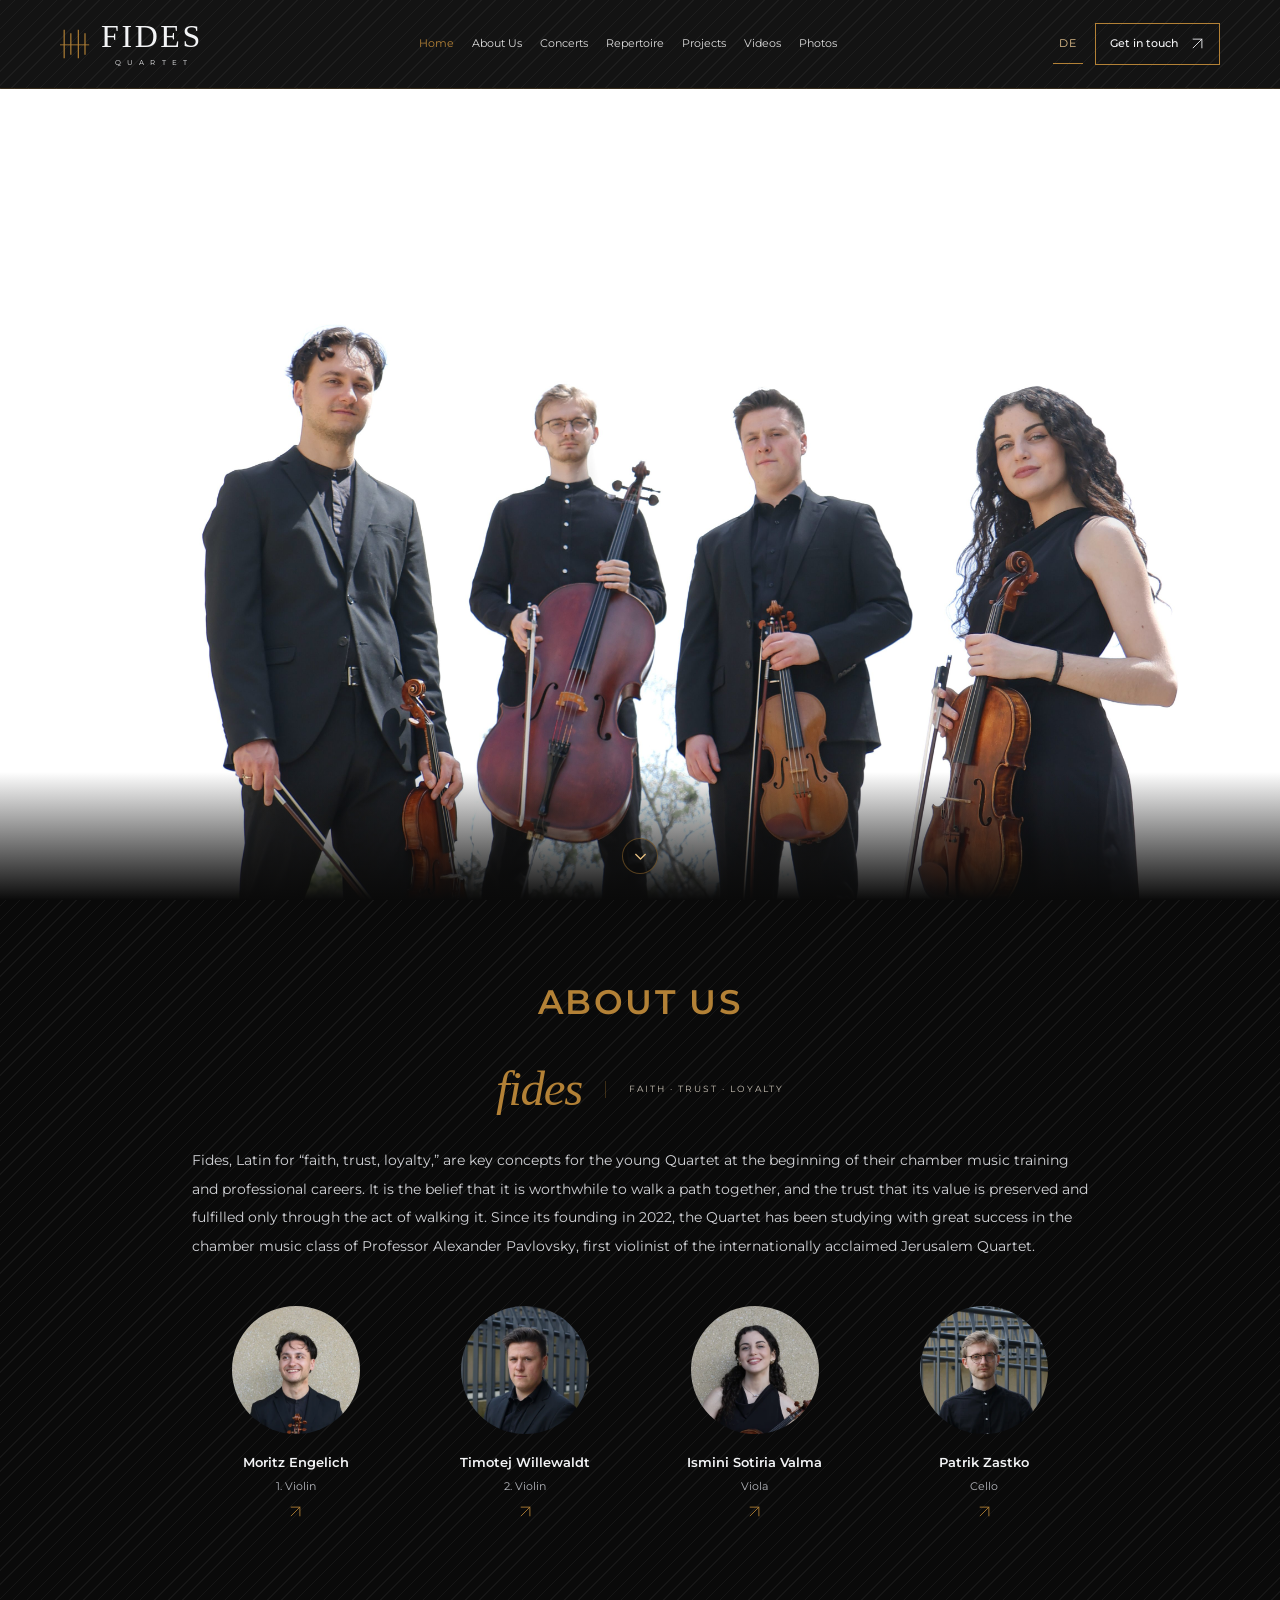
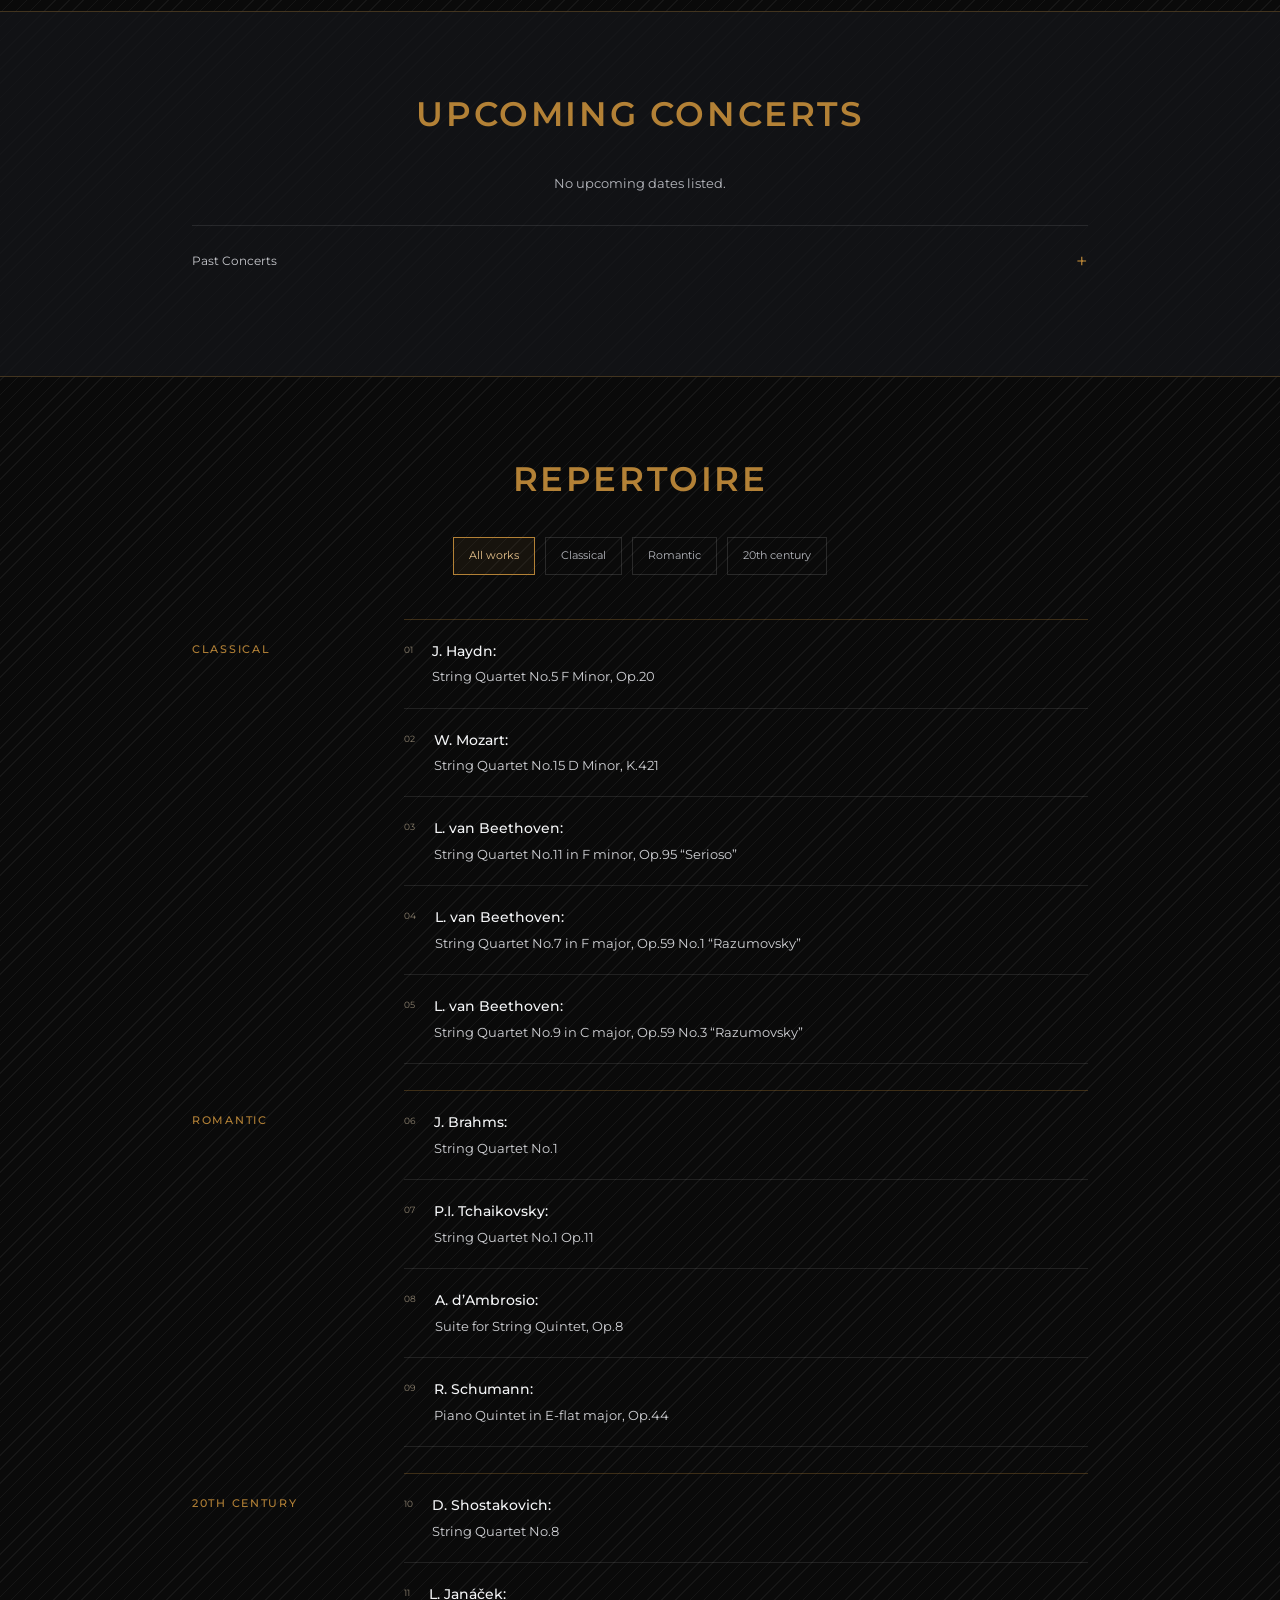
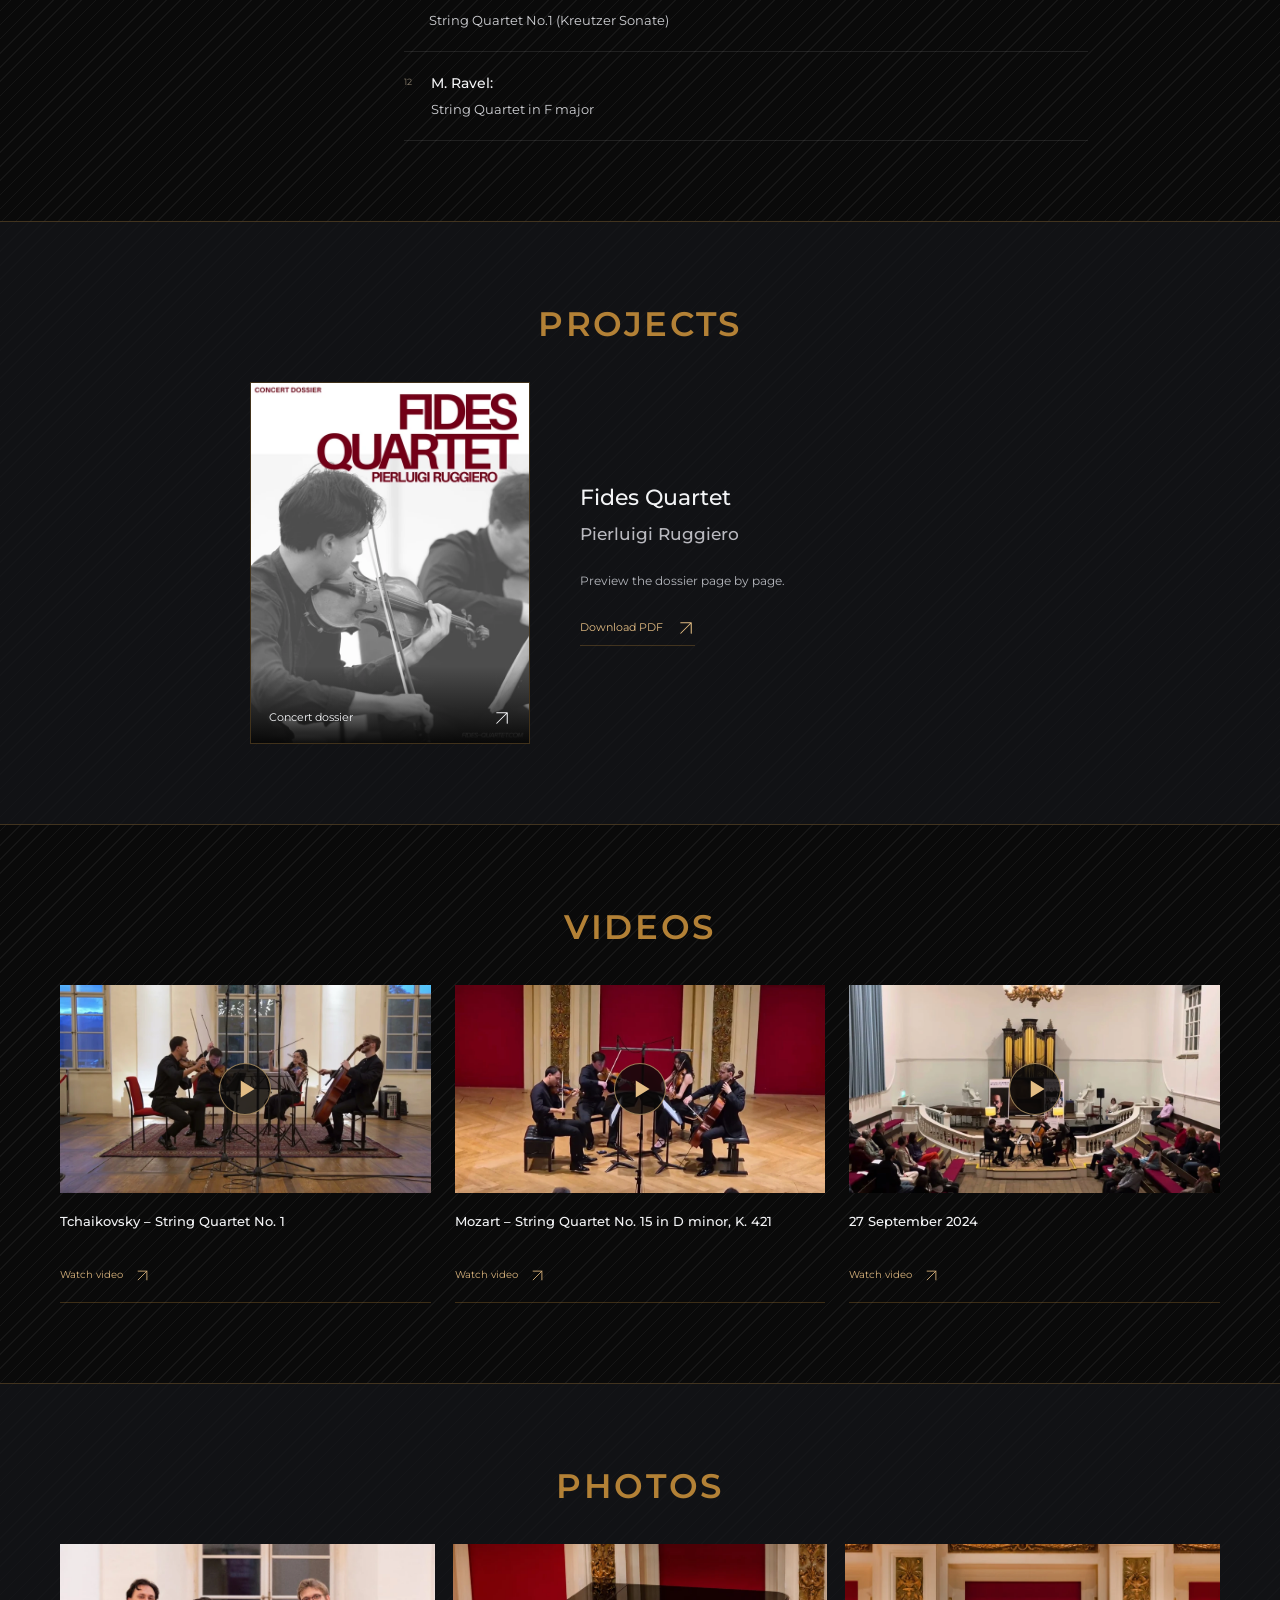
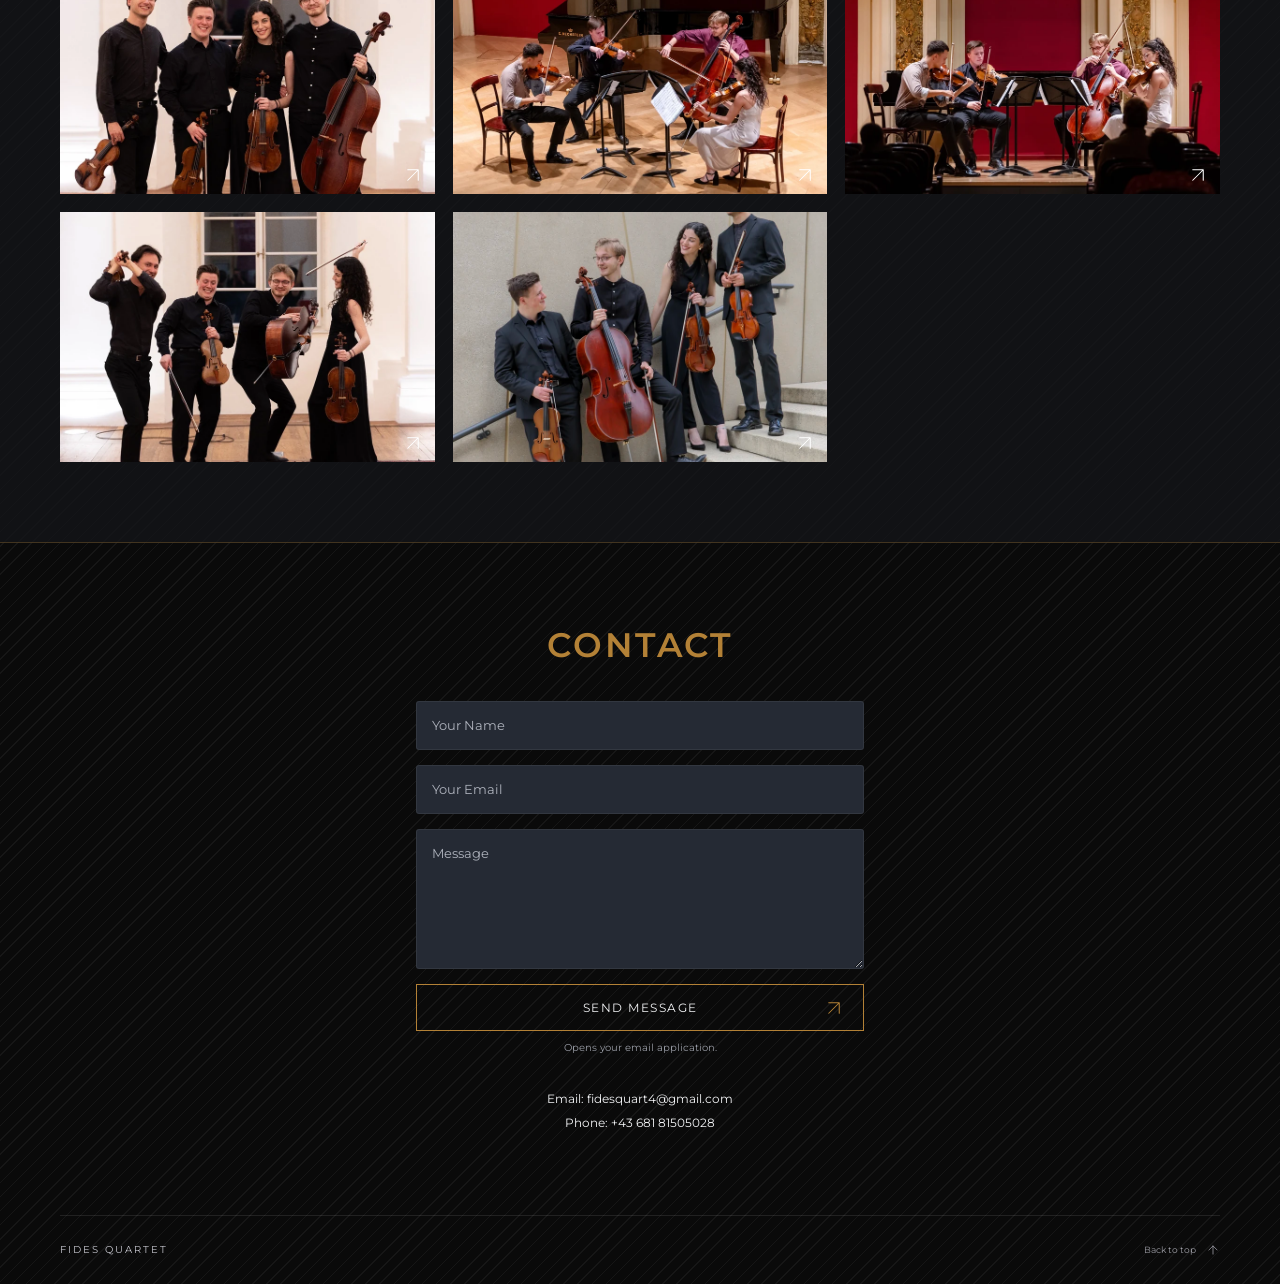
<file: index.html>
<!doctype html>
<html lang="en">
<head>
  <meta charset="utf-8">
  <meta name="viewport" content="width=device-width,initial-scale=1">
  <link rel="canonical" href="https://fides-quartet.com/">
  <link rel="alternate" hreflang="en" href="https://fides-quartet.com/">
  <link rel="alternate" hreflang="de" href="https://fides-quartet.com/?lang=de">
  <link rel="alternate" hreflang="x-default" href="https://fides-quartet.com/">
  <meta property="og:type" content="website">
  <meta property="og:title" content="Fides Quartet">
  <meta property="og:description" content="Concerts, repertoire, projects, videos, photos and contact.">
  <meta property="og:url" content="https://fides-quartet.com/">
  <meta property="og:image" content="https://fides-quartet.com/images/hero.jpg">
  <meta name="twitter:card" content="summary_large_image">
  <meta name="theme-color" content="#0a0a0a">
  <meta name="description" content="Fides Quartet — string quartet founded in 2022. Concerts, repertoire, projects, videos, photos and contact.">
  <title>Fides Quartet</title>
  <link rel="icon" href="assets/logo.svg" type="image/svg+xml">
  <link rel="stylesheet" href="fonts.css">
  <link rel="stylesheet" href="style.css">
  <script defer src="bios.js"></script>
  <script defer src="i18n.js"></script>
  <script defer src="content.js"></script>
  <script defer src="app.js"></script>
</head>
<body>
  <a class="skip-link" href="#about" data-i18n="skipContent">Skip to content</a>
  <header class="site-header">
    <div class="header-inner wrap">
      <a class="brand" href="#home" aria-label="Fides Quartet — Home">
        <svg class="brand-mark" viewBox="0 0 36 42" fill="none" aria-hidden="true"><path d="M5 4v34M13 8v26M22 4v34M30 8v26" stroke="currentColor" stroke-width="1.4"/><path d="M0 22h35" stroke="currentColor" stroke-width="1"/></svg>
        <span>FIDES<small>Q U A R T E T</small></span>
      </a>
      <nav class="desktop-nav" data-i18n-aria="mainNavigation" aria-label="Main navigation"><a href="#home" data-i18n="navHome" aria-current="page">Home</a><a href="#about" data-i18n="navAbout">About Us</a><a href="#concerts" data-i18n="navConcerts">Concerts</a><a href="#repertoire" data-i18n="navRepertoire">Repertoire</a><a href="#projects" data-i18n="navProjects">Projects</a><a href="#videos" data-i18n="navVideos">Videos</a><a href="#photos" data-i18n="navPhotos">Photos</a></nav>
      <div class="header-actions"><button id="language-toggle" class="language-toggle" type="button" lang="de" aria-label="Auf Deutsch wechseln">DE</button><a class="contact-button" href="#contact"><span class="contact-full" data-i18n="contactButton">Get in touch</span><span class="contact-short" data-i18n="navContact">Contact</span> <span aria-hidden="true"><svg class="arrow-icon" viewBox="0 0 24 24" fill="none" aria-hidden="true"><path d="M5 19 19 5M5 5h14v14"/></svg></span></a><button id="menu-toggle" class="menu-button" aria-controls="mobile-nav" aria-expanded="false" aria-label="Open menu"><span></span><span></span></button></div>
    </div>
    <nav id="mobile-nav" class="mobile-nav" data-i18n-aria="mobileNavigation" aria-label="Mobile navigation" hidden><a href="#home" data-i18n="navHome" aria-current="page">Home</a><a href="#about" data-i18n="navAbout">About Us</a><a href="#concerts" data-i18n="navConcerts">Concerts</a><a href="#repertoire" data-i18n="navRepertoire">Repertoire</a><a href="#projects" data-i18n="navProjects">Projects</a><a href="#videos" data-i18n="navVideos">Videos</a><a href="#photos" data-i18n="navPhotos">Photos</a><a href="#contact" data-i18n="navContact">Contact</a></nav>
  </header>
  <main>
    <section id="home" class="hero" aria-label="Fides Quartet"><a class="scroll-down" href="#about" data-i18n-aria="navAbout" aria-label="About Us"><svg viewBox="0 0 20 20" aria-hidden="true"><path d="m4 7 6 6 6-6"/></svg></a></section>
    <section id="about" class="section about-section">
      <div class="content-wrap">
        <h1 class="section-title" data-i18n="headingAbout">About Us</h1>
        <div class="fides-definition"><em>fides</em><span data-i18n="definition">faith · trust · loyalty</span></div>
        <p id="original-about" class="about-copy" data-i18n="aboutText">Fides, Latin for “faith, trust, loyalty,” are key concepts for the young Quartet at the beginning of their chamber music training and professional careers. It is the belief that it is worthwhile to walk a path together, and the trust that its value is preserved and fulfilled only through the act of walking it. Since its founding in 2022, the Quartet has been studying with great success in the chamber music class of Professor Alexander Pavlovsky, first violinist of the internationally acclaimed Jerusalem Quartet.</p>
        <div class="members">
          <button class="member" data-member="moritz" data-bio="images/optimized/bio-moritz.webp" aria-label="Biography: Moritz Engelich"><span class="portrait"><img src="images/optimized/member-moritz.webp" width="160" height="160" alt="Moritz Engelich" loading="lazy" decoding="async"></span><span class="member-name">Moritz Engelich</span><span class="instrument">1. Violin</span><span class="member-open" aria-hidden="true"><svg class="arrow-icon" viewBox="0 0 24 24" fill="none" aria-hidden="true"><path d="M5 19 19 5M5 5h14v14"/></svg></span></button>
          <button class="member" data-member="timotej" data-bio="images/optimized/bio-timotej.webp" aria-label="Biography: Timotej Willewaldt"><span class="portrait"><img src="images/optimized/member-timotej.webp" width="160" height="160" alt="Timotej Willewaldt" loading="lazy" decoding="async"></span><span class="member-name">Timotej Willewaldt</span><span class="instrument">2. Violin</span><span class="member-open" aria-hidden="true"><svg class="arrow-icon" viewBox="0 0 24 24" fill="none" aria-hidden="true"><path d="M5 19 19 5M5 5h14v14"/></svg></span></button>
          <button class="member" data-member="ismini" data-bio="images/optimized/bio-ismini.webp" aria-label="Biography: Ismini Sotiria Valma"><span class="portrait"><img src="images/optimized/member-ismini.webp" width="160" height="160" alt="Ismini Sotiria Valma" loading="lazy" decoding="async"></span><span class="member-name">Ismini Sotiria Valma</span><span class="instrument">Viola</span><span class="member-open" aria-hidden="true"><svg class="arrow-icon" viewBox="0 0 24 24" fill="none" aria-hidden="true"><path d="M5 19 19 5M5 5h14v14"/></svg></span></button>
          <button class="member" data-member="patrik" data-bio="images/optimized/bio-patrik.webp" aria-label="Biography: Patrik Zastko"><span class="portrait"><img src="images/optimized/member-patrik.webp" width="160" height="160" alt="Patrik Zastko" loading="lazy" decoding="async"></span><span class="member-name">Patrik Zastko</span><span class="instrument">Cello</span><span class="member-open" aria-hidden="true"><svg class="arrow-icon" viewBox="0 0 24 24" fill="none" aria-hidden="true"><path d="M5 19 19 5M5 5h14v14"/></svg></span></button>
        </div>
      </div>
    </section>
    <section id="concerts" class="section band-section"><div class="content-wrap"><h2 class="section-title" data-i18n="headingConcerts">Upcoming Concerts</h2><p class="no-concerts" data-i18n="noConcerts">No upcoming dates listed.</p><details class="concert-archive"><summary><span data-i18n="pastConcerts">Past Concerts</span> <span aria-hidden="true">+</span></summary><div class="concert-row"><span class="concert-date" data-i18n="concertDate">May 31, 2025</span><span class="concert-place"><span data-i18n="concertPlace">Ehrbar Saal, Vienna</span> <small data-i18n="concertTime">@ 11:00</small></span><span class="entry" data-i18n="freeEntry">Free Entry</span></div></details></div></section>
    <section id="repertoire" class="section"><div class="content-wrap"><h2 class="section-title" data-i18n="headingRepertoire">Repertoire</h2>
      <div class="repertoire-filters" role="group" data-i18n-aria="filterRepertoire" aria-label="Filter repertoire"><button data-filter="all" aria-pressed="true" data-i18n="allWorks">All works</button><button data-filter="classical" aria-pressed="false" data-i18n="classical">Classical</button><button data-filter="romantic" aria-pressed="false" data-i18n="romantic">Romantic</button><button data-filter="modern" aria-pressed="false" data-i18n="modern">20th century</button></div>
      <div class="period-group" data-period="classical"><h3 data-i18n="classical">Classical</h3><ul class="works"><li><span class="work-number" aria-hidden="true">01</span><p><strong>J. Haydn:</strong> <span data-de="Streichquartett Nr. 5 f-Moll, op. 20">String Quartet No.5 F Minor, Op.20</span></p></li><li><span class="work-number" aria-hidden="true">02</span><p><strong>W. Mozart:</strong> <span data-de="Streichquartett Nr. 15 d-Moll, KV 421">String Quartet No.15 D Minor, K.421</span></p></li><li><span class="work-number" aria-hidden="true">03</span><p><strong>L. van Beethoven:</strong> <span data-de="Streichquartett Nr. 11 f-Moll, op. 95 „Serioso“">String Quartet No.11 in F minor, Op.95 “Serioso”</span></p></li><li><span class="work-number" aria-hidden="true">04</span><p><strong>L. van Beethoven:</strong> <span data-de="Streichquartett Nr. 7 F-Dur, op. 59 Nr. 1 „Rasumowsky“">String Quartet No.7 in F major, Op.59 No.1 “Razumovsky”</span></p></li><li><span class="work-number" aria-hidden="true">05</span><p><strong>L. van Beethoven:</strong> <span data-de="Streichquartett Nr. 9 C-Dur, op. 59 Nr. 3 „Rasumowsky“">String Quartet No.9 in C major, Op.59 No.3 “Razumovsky”</span></p></li></ul></div>
      <div class="period-group" data-period="romantic"><h3 data-i18n="romantic">Romantic</h3><ul class="works"><li><span class="work-number" aria-hidden="true">06</span><p><strong>J. Brahms:</strong> <span data-de="Streichquartett Nr. 1">String Quartet No.1</span></p></li><li><span class="work-number" aria-hidden="true">07</span><p><strong>P.I. Tchaikovsky:</strong> <span data-de="Streichquartett Nr. 1, op. 11">String Quartet No.1 Op.11</span></p></li><li><span class="work-number" aria-hidden="true">08</span><p><strong>A. d’Ambrosio:</strong> <span data-de="Suite für Streichquintett, op. 8">Suite for String Quintet, Op.8</span></p></li><li><span class="work-number" aria-hidden="true">09</span><p><strong>R. Schumann:</strong> <span data-de="Klavierquintett Es-Dur, op. 44">Piano Quintet in E-flat major, Op.44</span></p></li></ul></div>
      <div class="period-group" data-period="modern"><h3 data-i18n="modern">20th century</h3><ul class="works"><li><span class="work-number" aria-hidden="true">10</span><p><strong>D. Shostakovich:</strong> <span data-de="Streichquartett Nr. 8">String Quartet No.8</span></p></li><li><span class="work-number" aria-hidden="true">11</span><p><strong>L. Janáček:</strong> <span data-de="Streichquartett Nr. 1 (Kreutzersonate)">String Quartet No.1 (Kreutzer Sonate)</span></p></li><li><span class="work-number" aria-hidden="true">12</span><p><strong>M. Ravel:</strong> <span data-de="Streichquartett F-Dur">String Quartet in F major</span></p></li></ul></div>
      <p class="sr-only" id="filter-status" aria-live="polite"></p>
    </div></section>
    <section id="projects" class="section band-section"><div class="content-wrap"><h2 class="section-title" data-i18n="headingProjects">Projects</h2>
      <div class="projects-grid"><article class="project-card"><button class="project-preview" data-project="concert-dossier" aria-label="Open concert dossier"><img src="projects/cover.webp" width="612" height="792" loading="lazy" decoding="async" alt="Concert dossier — Fides Quartet / Pierluigi Ruggiero"><span class="project-preview-label"><span data-i18n="projectSubtitle">Concert dossier</span><svg class="arrow-icon" viewBox="0 0 24 24" fill="none" aria-hidden="true"><path d="M5 19 19 5M5 5h14v14"/></svg></span></button><div class="project-info"><h3>Fides Quartet<br><span>Pierluigi Ruggiero</span></h3><p data-i18n="projectHint">Preview the dossier page by page.</p><a class="text-link" href="projects/konzertdossier.pdf" download><span data-i18n="downloadPdf">Download PDF</span><svg class="arrow-icon" viewBox="0 0 24 24" fill="none" aria-hidden="true"><path d="M5 19 19 5M5 5h14v14"/></svg></a></div></article></div>
    </div></section>
    <section id="videos" class="section"><div class="wrap"><h2 class="section-title" data-i18n="headingVideos">Videos</h2><div class="videos-grid" id="video-list"><a class="video-card" data-video="tudKB2-bYQ4" href="https://www.youtube.com/watch?v=tudKB2-bYQ4" target="_blank" rel="noopener noreferrer"><span class="video-thumbnail"><img src="videos/tudKB2-bYQ4.webp" width="960" height="540" alt="" loading="lazy" decoding="async"><span class="play-icon"><svg viewBox="0 0 32 32" fill="none" aria-hidden="true"><path d="m12 8 13 8-13 8Z" fill="currentColor"/></svg></span></span><h3 data-de="Tschaikowsky – Streichquartett Nr. 1">Tchaikovsky – String Quartet No. 1</h3><span class="video-link"><span data-i18n="watchVideo">Watch video</span><svg class="arrow-icon" viewBox="0 0 24 24" fill="none" aria-hidden="true"><path d="M5 19 19 5M5 5h14v14"/></svg></span></a><a class="video-card" data-video="WGmxl6JH7qo" href="https://www.youtube.com/watch?v=WGmxl6JH7qo" target="_blank" rel="noopener noreferrer"><span class="video-thumbnail"><img src="videos/WGmxl6JH7qo.webp" width="960" height="540" alt="" loading="lazy" decoding="async"><span class="play-icon"><svg viewBox="0 0 32 32" fill="none" aria-hidden="true"><path d="m12 8 13 8-13 8Z" fill="currentColor"/></svg></span></span><h3 data-de="Mozart – Streichquartett Nr. 15 d-Moll, KV 421">Mozart – String Quartet No. 15 in D minor, K. 421</h3><span class="video-link"><span data-i18n="watchVideo">Watch video</span><svg class="arrow-icon" viewBox="0 0 24 24" fill="none" aria-hidden="true"><path d="M5 19 19 5M5 5h14v14"/></svg></span></a><a class="video-card" data-video="5c9sfCYxg3c" href="https://www.youtube.com/watch?v=5c9sfCYxg3c" target="_blank" rel="noopener noreferrer"><span class="video-thumbnail"><img src="videos/5c9sfCYxg3c.webp" width="960" height="540" alt="" loading="lazy" decoding="async"><span class="play-icon"><svg viewBox="0 0 32 32" fill="none" aria-hidden="true"><path d="m12 8 13 8-13 8Z" fill="currentColor"/></svg></span></span><h3 data-de="27. September 2024">27 September 2024</h3><span class="video-link"><span data-i18n="watchVideo">Watch video</span><svg class="arrow-icon" viewBox="0 0 24 24" fill="none" aria-hidden="true"><path d="M5 19 19 5M5 5h14v14"/></svg></span></a></div></div></section>
    <section id="photos" class="section band-section"><div class="wrap"><h2 class="section-title" data-i18n="headingPhotos">Photos</h2><div class="gallery">
      <button class="gallery-item" aria-label="Open photo 1 of 5"><img src="images/optimized/photo2-thumb.webp" data-full="images/optimized/photo2-full.webp" width="1600" height="1066" alt="Fides Quartet with their instruments" loading="lazy"><span aria-hidden="true"><svg class="arrow-icon" viewBox="0 0 24 24" fill="none" aria-hidden="true"><path d="M5 19 19 5M5 5h14v14"/></svg></span></button>
      <button class="gallery-item" aria-label="Open photo 2 of 5"><img src="images/optimized/photo3-thumb.webp" data-full="images/optimized/photo3-full.webp" width="3000" height="2000" alt="Fides Quartet performing in a concert hall" loading="lazy"><span aria-hidden="true"><svg class="arrow-icon" viewBox="0 0 24 24" fill="none" aria-hidden="true"><path d="M5 19 19 5M5 5h14v14"/></svg></span></button>
      <button class="gallery-item" aria-label="Open photo 3 of 5"><img src="images/optimized/photo4-thumb.webp" data-full="images/optimized/photo4-full.webp" width="1600" height="1066" alt="Fides Quartet, group photograph" loading="lazy"><span aria-hidden="true"><svg class="arrow-icon" viewBox="0 0 24 24" fill="none" aria-hidden="true"><path d="M5 19 19 5M5 5h14v14"/></svg></span></button>
      <button class="gallery-item" aria-label="Open photo 4 of 5"><img src="images/optimized/photo5-thumb.webp" data-full="images/optimized/photo5-full.webp" width="1600" height="1066" alt="Fides Quartet, informal photograph" loading="lazy"><span aria-hidden="true"><svg class="arrow-icon" viewBox="0 0 24 24" fill="none" aria-hidden="true"><path d="M5 19 19 5M5 5h14v14"/></svg></span></button>
      <button class="gallery-item" aria-label="Open photo 5 of 5"><img src="images/optimized/photo6-thumb.webp" data-full="images/optimized/photo6-full.webp" width="4505" height="6157" alt="Fides Quartet on an outdoor staircase" loading="lazy"><span aria-hidden="true"><svg class="arrow-icon" viewBox="0 0 24 24" fill="none" aria-hidden="true"><path d="M5 19 19 5M5 5h14v14"/></svg></span></button>
    </div></div></section>
    <section id="contact" class="section"><div class="contact-wrap"><h2 class="section-title" data-i18n="headingContact">Contact</h2><form id="contact-form" action="mailto:fidesquart4@gmail.com" method="get"><label class="sr-only" for="contact-name" data-i18n="namePlaceholder">Your Name</label><input id="contact-name" name="name" type="text" placeholder="Your Name" data-i18n-placeholder="namePlaceholder" autocomplete="name" required><label class="sr-only" for="contact-email" data-i18n="emailPlaceholder">Your Email</label><input id="contact-email" name="email" type="email" placeholder="Your Email" data-i18n-placeholder="emailPlaceholder" autocomplete="email" required><label class="sr-only" for="contact-message" data-i18n="messagePlaceholder">Message</label><textarea id="contact-message" name="message" placeholder="Message" data-i18n-placeholder="messagePlaceholder" rows="5" required></textarea><button class="send-button" type="submit"><span data-i18n="sendMessage">Send Message</span> <span aria-hidden="true"><svg class="arrow-icon" viewBox="0 0 24 24" fill="none" aria-hidden="true"><path d="M5 19 19 5M5 5h14v14"/></svg></span></button><p class="form-note" data-i18n="formNote">Opens your email application.</p></form><div class="contact-direct"><p><span data-i18n="emailLabel">Email:</span> <a href="mailto:fidesquart4@gmail.com">fidesquart4@gmail.com</a></p><p><span data-i18n="phoneLabel">Phone:</span> <a href="tel:+4368181505028">+43 681 81505028</a></p></div></div></section>
  </main>
  <footer class="site-footer wrap"><span>FIDES QUARTET</span><a href="#home"><span data-i18n="backToTop">Back to top</span> <svg class="arrow-icon" viewBox="0 0 24 24" fill="none" aria-hidden="true"><path d="M12 19V5m-7 7 7-7 7 7"/></svg></a></footer>
  <dialog id="bio-dialog" class="bio-dialog" aria-labelledby="bio-name"><button class="dialog-close" data-close aria-label="Close biography" data-i18n-aria="closeBiography">×</button><img id="bio-image" alt=""><div class="bio-content"><h2 id="bio-name"></h2><p id="bio-text"></p></div></dialog>
  <dialog id="gallery-dialog" class="gallery-dialog" aria-label="Photo gallery" data-i18n-aria="photoGallery"><button class="dialog-close" data-close aria-label="Close gallery" data-i18n-aria="closeGallery">×</button><img id="gallery-image" alt=""><div class="gallery-controls"><button id="gallery-prev" aria-label="Previous photo" data-i18n-aria="previousPhoto"><svg class="arrow-icon" viewBox="0 0 24 24" fill="none" aria-hidden="true"><path d="M19 12H5m7-7-7 7 7 7"/></svg></button><span id="gallery-count" aria-live="polite"></span><button id="gallery-next" aria-label="Next photo" data-i18n-aria="nextPhoto"><svg class="arrow-icon" viewBox="0 0 24 24" fill="none" aria-hidden="true"><path d="M5 12h14m-7-7 7 7-7 7"/></svg></button></div></dialog>
  <dialog id="project-dialog" class="project-dialog" aria-labelledby="project-title">
    <div class="viewer-heading"><h2 id="project-title" data-i18n="projectSubtitle">Concert dossier</h2><button class="dialog-close" data-close aria-label="Close project" data-i18n-aria="closeProject">×</button></div>
    <div class="project-page-area"><img id="project-image" alt=""><p id="project-loading" role="status" hidden data-i18n="loading">Loading …</p><p id="project-error" role="status" hidden data-i18n="imageError">The preview could not be loaded. You can download the PDF.</p></div>
    <div class="project-toolbar"><div class="gallery-controls"><button id="project-prev" aria-label="Previous page" data-i18n-aria="previousPage"><svg class="arrow-icon" viewBox="0 0 24 24" fill="none" aria-hidden="true"><path d="M19 12H5m7-7-7 7 7 7"/></svg></button><span id="project-count" aria-live="polite"></span><button id="project-next" aria-label="Next page" data-i18n-aria="nextPage"><svg class="arrow-icon" viewBox="0 0 24 24" fill="none" aria-hidden="true"><path d="M5 12h14m-7-7 7 7-7 7"/></svg></button></div><div class="project-tools"><button id="project-zoom" type="button" aria-pressed="false" aria-label="Enlarge page"><svg class="arrow-icon" viewBox="0 0 24 24" fill="none" aria-hidden="true"><circle cx="10" cy="10" r="6"/><path d="m15 15 6 6M10 7v6M7 10h6"/></svg></button><a id="project-download" href="projects/konzertdossier.pdf" download><span data-i18n="downloadPdf">Download PDF</span><svg class="arrow-icon" viewBox="0 0 24 24" fill="none" aria-hidden="true"><path d="M5 19 19 5M5 5h14v14"/></svg></a></div></div>
  </dialog>
  <dialog id="video-dialog" class="video-dialog" aria-labelledby="video-title"><div class="viewer-heading"><h2 id="video-title"></h2><button class="dialog-close" data-close aria-label="Close video" data-i18n-aria="closeVideo">×</button></div><div class="video-player" id="video-player"></div><a id="video-fallback" class="text-link" target="_blank" rel="noopener noreferrer"><span data-i18n="videoFallback">Watch on YouTube</span><svg class="arrow-icon" viewBox="0 0 24 24" fill="none" aria-hidden="true"><path d="M5 19 19 5M5 5h14v14"/></svg></a></dialog>
</body>
</html>
</file>
<file: fonts.css>
@font-face {
  font-family: 'Montserrat';
  font-style: normal;
  font-weight: 400 700;
  font-display: swap;
  src: url(assets/montserrat-latin-ext.woff2) format('woff2');
  unicode-range: U+0100-02BA, U+02BD-02C5, U+02C7-02CC, U+02CE-02D7, U+02DD-02FF, U+0304, U+0308, U+0329, U+1D00-1DBF, U+1E00-1E9F, U+1EF2-1EFF, U+2020, U+20A0-20AB, U+20AD-20C4, U+2113, U+2C60-2C7F, U+A720-A7FF;
}
@font-face {
  font-family: 'Montserrat';
  font-style: normal;
  font-weight: 400 700;
  font-display: swap;
  src: url(assets/montserrat-latin.woff2) format('woff2');
  unicode-range: U+0000-00FF, U+0131, U+0152-0153, U+02BB-02BC, U+02C6, U+02DA, U+02DC, U+0304, U+0308, U+0329, U+2000-206F, U+20AC, U+2122, U+2191, U+2193, U+2212, U+2215, U+FEFF, U+FFFD;
}
</file>
<file: style.css>
:root{color-scheme:dark;--black:#0a0a0a;--gold:#b38136;--text:#f3f4f6;--muted:#b5b7bd;--line:rgba(179,129,54,.3);font-family:Montserrat,Arial,sans-serif;font-size:15px}*{box-sizing:border-box}html{scroll-behavior:smooth;scroll-padding-top:88px}body{margin:0;color:var(--text);background-color:var(--black);background-image:repeating-linear-gradient(135deg,rgba(255,255,255,.05) 0px,rgba(255,255,255,.05) 1px,transparent 1px,transparent 10px);line-height:1.8}a{color:inherit;text-decoration:none}button,input,textarea{font:inherit;color:inherit}button{cursor:pointer;background:none;border:0}button,a{-webkit-tap-highlight-color:transparent}a:focus-visible,button:focus-visible,summary:focus-visible{outline:2px solid var(--gold);outline-offset:6px}input:focus,textarea:focus{outline:1px solid var(--gold);border-color:var(--gold)}button[hidden],[hidden]{display:none!important}h1,h2,h3,p,ul{margin:0}img{display:block;max-width:100%}.wrap{width:calc(100% - 64px);max-width:1160px;margin-inline:auto}.content-wrap{width:calc(100% - 64px);max-width:896px;margin-inline:auto}.contact-wrap{width:calc(100% - 40px);max-width:448px;margin-inline:auto}.site-header{position:fixed;top:0;inset-inline:0;z-index:10;background-color:rgba(10,10,10,.96);background-image:repeating-linear-gradient(135deg,rgba(255,255,255,.04) 0px,rgba(255,255,255,.04) 1px,transparent 1px,transparent 10px);border-bottom:1px solid rgba(179,129,54,.24)}.header-inner{display:flex;align-items:center;justify-content:space-between;gap:32px;height:88px}.brand{display:flex;align-items:center;gap:11px;flex-shrink:0;line-height:.9}.brand-mark{width:30px;height:38px;color:var(--gold)}.brand>span{font-family:Georgia,'Times New Roman',serif;font-size:32px;letter-spacing:2.6px}.brand small{display:block;font-family:Montserrat,Arial,sans-serif;font-size:7px;letter-spacing:2.1px;text-align:center;margin-top:9px}.desktop-nav{display:flex;align-items:center;gap:25px;font-size:12px}.desktop-nav a{padding:10px 0;position:relative;color:#ddd}.desktop-nav a:hover,.desktop-nav a[aria-current],.mobile-nav a:hover{color:var(--gold)}.desktop-nav a:after{content:'';position:absolute;bottom:6px;left:0;width:0;height:1px;background:var(--gold);transition:width .2s}.desktop-nav a:hover:after{width:100%}.header-actions{display:flex;align-items:center;gap:20px}.contact-button{display:inline-flex;align-items:center;justify-content:center;gap:22px;border:1px solid var(--gold);padding:10px 17px;white-space:nowrap;font-size:11px;font-weight:500;transition:background-color .2s}.contact-button:hover,.send-button:hover{background-color:var(--gold);color:#0a0a0a}.menu-button{display:none;width:28px;padding:6px 0}.menu-button span{display:block;height:1px;background:#f3f4f6;margin:6px 0}.mobile-nav{background:#0a0a0a;padding:8px 25px 20px;border-top:1px solid var(--line)}.mobile-nav a{display:block;padding:10px 0;border-bottom:1px solid #ffffff12;font-size:13px}.hero{position:relative;height:100svh;min-height:0;background-image:url('images/hero.jpg');background-size:cover;background-position:center}.hero:after{content:'';position:absolute;bottom:0;left:0;right:0;height:128px;background:linear-gradient(transparent,var(--black));pointer-events:none}.scroll-down{position:absolute;bottom:26px;left:50%;transform:translateX(-50%);width:36px;height:36px;display:grid;place-items:center;border:1px solid #b3813670;border-radius:50%;z-index:1;background:#0a0a0a88}.scroll-down svg{width:17px;height:17px;fill:none;stroke:#e5be80;stroke-width:1.5}.section{padding-block:80px}.section-title{text-align:center;text-transform:uppercase;font-weight:600;letter-spacing:2.6px;font-size:34px;line-height:1.3;color:var(--gold);margin-bottom:36px}.fides-definition{display:flex;align-items:center;justify-content:center;gap:23px;margin-bottom:27px}.fides-definition em{font-family:Georgia,'Times New Roman',serif;color:var(--gold);font-size:49px;letter-spacing:-1.3px;line-height:1.2}.fides-definition>span{border-left:1px solid var(--line);padding-left:23px;text-transform:uppercase;font-size:9px;letter-spacing:2px;color:#c8c1b5}.fides-definition i{font-style:normal;color:var(--gold);padding:0 5px}.about-copy{font-size:14px;line-height:2.05;color:#d3d4d8;text-align:left}.members{display:grid;grid-template-columns:repeat(4,1fr);gap:22px;margin-top:45px}.member{padding:0 4px 12px;display:flex;flex-direction:column;align-items:center;text-align:center}.portrait{display:block;width:128px;height:128px;border-radius:50%;overflow:hidden;outline:1px solid transparent;outline-offset:5px;transition:outline-color .2s}.portrait img{width:100%;height:100%;object-fit:cover;object-position:center 27%;transition:transform .35s}.member:hover .portrait{outline-color:var(--gold)}.member:hover img{transform:scale(1.04)}.member-name{font-size:13px;font-weight:600;margin-top:19px;line-height:1.5}.instrument{font-size:11px;color:var(--muted);margin-top:5px}.member-open{color:var(--gold);font-size:13px;margin-top:7px;line-height:1}.band-section{background-color:rgba(20,22,26,.72);border-block:1px solid var(--line)}.no-concerts{text-align:center;font-size:13px;color:var(--muted);margin:5px 0 29px}.concert-archive{margin-top:24px;border-top:1px solid #ffffff18}.concert-archive summary{list-style:none;display:flex;align-items:center;justify-content:space-between;cursor:pointer;padding:17px 0;font-size:12px;color:#c6c7cc}summary::-webkit-details-marker{display:none}.concert-archive summary>span{font-size:20px;color:var(--gold);font-weight:400;transition:transform .2s}.concert-archive[open] summary>span{transform:rotate(45deg)}.concert-row{display:grid;grid-template-columns:140px 1fr auto;gap:20px;align-items:center;border-top:1px solid #ffffff12;padding:22px 0 8px;font-size:12px}.concert-date{color:#c8b391}.concert-place{font-weight:500}.concert-place small{font-weight:400;font-size:11px;margin-left:8px;color:var(--muted)}.entry{font-size:11px;color:var(--gold)}.repertoire-filters{display:flex;justify-content:center;gap:10px;margin-bottom:44px;flex-wrap:wrap}.repertoire-filters button{font-size:11px;padding:8px 15px;border:1px solid #ffffff20;transition:border-color .2s,color .2s;color:var(--muted)}.repertoire-filters button[aria-pressed=true]{border-color:var(--gold);color:#e7c28b;background-color:rgba(179,129,54,.08)}.repertoire-filters button:hover{border-color:var(--gold);color:var(--text)}.period-group{display:grid;grid-template-columns:180px 1fr;gap:32px;margin-top:26px}.period-group h3{font-weight:500;text-transform:uppercase;font-size:11px;letter-spacing:1.7px;color:var(--gold);padding-top:21px}.works{list-style:none;padding:0;border-top:1px solid var(--line)}.works li{display:flex;gap:19px;align-items:flex-start;padding:19px 0;border-bottom:1px solid #ffffff18}.work-number{padding-top:3px;color:#8d8270;font-size:9px}.works p{font-size:13px;line-height:1.85;color:#d1d2d6}.works strong{display:block;color:var(--text);font-size:14px;font-weight:500}.gallery{display:grid;grid-template-columns:repeat(3,1fr);gap:18px}.gallery-item{padding:0;position:relative;overflow:hidden;background:#161616;aspect-ratio:3/2}.gallery-item img{width:100%;height:100%;object-fit:cover;transition:transform .35s,filter .35s}.gallery-item:last-child img{object-position:center 43%}.gallery-item:hover img{transform:scale(1.025);filter:brightness(.85)}.gallery-item>span{position:absolute;bottom:10px;right:13px;font-size:17px;color:white;text-shadow:0 1px 6px black}.contact-wrap .section-title{margin-bottom:34px}form{display:flex;flex-direction:column;gap:15px}input,textarea{width:100%;background:#252a34;border:1px solid #ffffff0f;border-radius:3px;padding:13px 15px;font-size:13px;line-height:1.6;min-width:0;transition:border-color .2s}input::placeholder,textarea::placeholder{color:#aeb2bc;opacity:1}textarea{resize:vertical;min-height:140px}.send-button{width:100%;border:1px solid var(--gold);padding:12px 20px;text-transform:uppercase;letter-spacing:1.5px;font-size:12px;transition:background-color .2s,color .2s;position:relative}.send-button>span{position:absolute;right:20px;color:var(--gold);font-size:15px}.send-button:hover>span{color:#0a0a0a}.form-note{font-size:10px;text-align:center;color:#999ca5;margin-top:-7px}.contact-direct{text-align:center;margin-top:30px;font-size:12px;line-height:2}.contact-direct a{border-bottom:1px solid transparent}.contact-direct a:hover{color:var(--gold);border-color:var(--gold)}.site-footer{border-top:1px solid #ffffff18;display:flex;align-items:center;justify-content:space-between;gap:20px;padding-block:25px;color:#9b9ba3;font-size:9px}.site-footer>span{letter-spacing:2px;font-size:10px;color:#c4c4cc}.site-footer a:hover{color:var(--gold)}dialog{background:#101114;color:var(--text);border:1px solid #b3813666;padding:0;width:calc(100% - 40px);max-width:920px;max-height:88vh;overflow:auto;box-shadow:0 25px 100px #0009}dialog::backdrop{background:#000c;backdrop-filter:blur(4px)}.dialog-close{position:absolute;top:12px;right:12px;width:36px;height:36px;background:#0a0a0aeb;color:white;font-family:Arial,sans-serif;font-size:27px;line-height:1;z-index:2;border:1px solid #ffffff40}.bio-dialog[open]{display:grid;grid-template-columns:250px 1fr;align-items:start}.bio-dialog>img{width:100%;height:360px;object-fit:cover;object-position:center 26%;position:sticky;top:0}.bio-content{padding:45px 35px 30px}.bio-content h2{font-size:20px;line-height:1.45;font-weight:500;color:var(--gold);margin-bottom:20px}.bio-content p{font-size:12px;color:#d0d1d5;line-height:2}.gallery-dialog{max-width:1120px;background:#080808}.gallery-dialog>img{width:100%;max-height:76vh;object-fit:contain}.gallery-controls{display:flex;justify-content:center;align-items:center;gap:30px;padding:8px 20px}.gallery-controls button{font-size:24px;padding:0 12px;color:#e2b979}.gallery-controls span{font-size:11px;min-width:45px;text-align:center}.sr-only,.skip-link:not(:focus){position:absolute;width:1px;height:1px;padding:0;margin:-1px;overflow:hidden;clip:rect(0,0,0,0);white-space:nowrap;border:0}.skip-link:focus{position:fixed;z-index:20;top:5px;left:5px;background:var(--black);padding:12px 20px;outline:2px solid var(--gold)}
@media(min-width:1440px){.header-inner{max-width:1280px}.wrap{max-width:1280px}}
@media(max-width:1050px){.header-inner{gap:22px}.desktop-nav{gap:18px;font-size:11px}.contact-button{font-size:10px;padding:10px 13px;gap:17px}.brand>span{font-size:29px}.brand-mark{width:27px}}
@media(max-width:860px){.desktop-nav{display:none}.menu-button{display:block}.wrap,.content-wrap{width:calc(100% - 48px)}.header-inner{height:78px}.brand>span{font-size:29px}html{scroll-padding-top:78px}.members{gap:16px}.portrait{width:116px;height:116px}.member-name{font-size:12px}.period-group{grid-template-columns:140px 1fr;gap:24px}.section{padding-block:68px}.section-title{font-size:30px}.gallery{gap:14px}.concert-row{grid-template-columns:125px 1fr auto;gap:14px}}
@media(max-width:600px){.wrap,.content-wrap{width:calc(100% - 36px)}.header-inner{height:74px;gap:15px}.brand{gap:8px}.brand>span{font-size:26px;letter-spacing:2px}.brand small{font-size:6px;letter-spacing:1.8px;margin-top:8px}.brand-mark{width:24px;height:33px}.header-actions{gap:15px}.contact-button{font-size:9px;padding:9px 10px;gap:10px}.menu-button{width:24px}.hero{min-height:0}.section{padding-block:58px}.section-title{font-size:25px;letter-spacing:2px;margin-bottom:28px}.fides-definition{gap:17px;margin-bottom:25px}.fides-definition em{font-size:43px}.fides-definition>span{font-size:8px;letter-spacing:1px;padding-left:17px}.fides-definition i{padding:0 3px}.about-copy{font-size:12px;line-height:2}.members{grid-template-columns:repeat(2,1fr);gap:28px 16px;margin-top:35px}.portrait{width:112px;height:112px}.member-name{font-size:12px;margin-top:17px}.instrument{font-size:10px}.member-open{margin-top:5px}.no-concerts{font-size:12px}.concert-row{grid-template-columns:1fr auto;gap:10px}.concert-date{grid-column:1/-1;font-size:11px}.concert-place{font-size:11px}.concert-place small{display:block;margin:2px 0 0;font-size:10px}.entry{font-size:10px}.concert-archive summary{font-size:11px}.repertoire-filters{gap:7px;margin-bottom:33px}.repertoire-filters button{font-size:9px;padding:7px 10px}.period-group{grid-template-columns:1fr;gap:11px;margin-top:27px}.period-group h3{padding-top:0;font-size:10px;letter-spacing:1.5px}.works li{gap:15px;padding-block:16px}.works p{font-size:11px}.works strong{font-size:13px}.work-number{font-size:8px}.gallery{grid-template-columns:repeat(2,1fr);gap:12px}.gallery-item:first-child{grid-column:1/-1}.contact-wrap{width:calc(100% - 40px)}input,textarea{font-size:12px}.site-footer{flex-wrap:wrap;row-gap:14px;font-size:8px;padding-block:23px}.site-footer>span{width:100%;font-size:9px}.bio-dialog[open]{display:block}.bio-dialog>img{position:static;height:250px;max-height:none;object-position:center 23%}.bio-content{padding:27px 24px}.bio-content h2{font-size:19px}.bio-content p{font-size:11px}.gallery-dialog{width:calc(100% - 20px)}html{scroll-padding-top:74px}}
@media(max-width:360px){.brand>span{font-size:23px}.brand-mark{width:21px}.header-actions{gap:10px}.contact-button{font-size:8px;padding:9px 8px;gap:7px}.menu-button{width:21px}.header-inner{gap:10px}.fides-definition{gap:12px}.fides-definition>span{padding-left:12px;letter-spacing:.5px}.repertoire-filters{gap:5px}.repertoire-filters button{padding-inline:8px}}
@media(prefers-reduced-motion:reduce){html{scroll-behavior:auto}*,*:before,*:after{transition:none!important;animation:none!important}}

/* Shared vector icons stay identical across desktop and mobile platforms. */
.arrow-icon{display:inline-block;width:18px;height:18px;flex-shrink:0;vertical-align:middle;stroke:currentColor;stroke-width:1.4;stroke-linecap:round;stroke-linejoin:round}
.header-inner{gap:24px}.desktop-nav{gap:18px;font-size:11px}.header-actions{gap:12px}.contact-button{gap:12px;padding-inline:14px}.contact-button>span:last-child{display:flex}.contact-button .arrow-icon{width:15px;height:15px}
.language-toggle{padding:8px 4px;min-width:30px;min-height:40px;font-size:11px;letter-spacing:1px;color:#e6c48f;border-bottom:1px solid var(--gold)}
.language-toggle:hover{color:white}.contact-short{display:none}.member-open{display:flex;justify-content:center}.member-open .arrow-icon{width:15px;height:15px}.gallery-item>span{display:flex}.send-button>[data-i18n]{position:static;color:inherit;font-size:inherit}.send-button>span:last-child{top:50%;transform:translateY(-50%);display:flex}.site-footer a{display:inline-flex;align-items:center;gap:10px}.site-footer .arrow-icon{width:14px;height:14px}
.concert-archive summary>[data-i18n]{font-size:12px;color:#c6c7cc;transform:none;font-weight:400}.concert-archive[open] summary>[data-i18n]{transform:none}
.projects-grid{display:grid;gap:28px}.project-card{display:grid;grid-template-columns:minmax(180px,280px) 1fr;gap:50px;align-items:center;max-width:780px;margin:auto;width:100%}.project-preview{display:block;position:relative;padding:0;overflow:hidden;border:1px solid #b381364d;background:#101010;text-align:left}.project-preview>img{width:100%;height:auto;transition:transform .3s}.project-preview:hover>img{transform:scale(1.02)}.project-preview-label{position:absolute;bottom:0;inset-inline:0;display:flex;justify-content:space-between;align-items:center;gap:16px;padding:15px 18px;background:linear-gradient(transparent,#050505f5);font-size:11px;padding-top:42px}.project-info h3{font-size:22px;font-weight:500;line-height:1.6}.project-info h3>span{color:#b9b9bf;font-size:17px}.project-info p{margin:20px 0;font-size:12px;color:var(--muted)}.text-link{display:inline-flex;align-items:center;gap:14px;font-size:11px;color:#e1bb82;border-bottom:1px solid var(--line);padding-bottom:7px}.text-link:hover{color:white;border-color:var(--gold)}
.videos-grid{display:grid;grid-template-columns:repeat(3,minmax(0,1fr));gap:24px}.video-card{display:block;min-width:0;border-bottom:1px solid var(--line);padding-bottom:18px}.video-thumbnail{display:block;position:relative;aspect-ratio:16/9;background:#161616;overflow:hidden}.video-thumbnail>img{width:100%;height:100%;object-fit:cover;transition:transform .3s,filter .3s}.play-icon{position:absolute;inset:0;display:flex;align-items:center;justify-content:center}.play-icon svg{width:52px;height:52px;border-radius:50%;border:1px solid #d4b278aa;background:#0a0a0ac9;color:#e3bd85;padding:8px}.video-card:hover img{transform:scale(1.025);filter:brightness(.8)}.video-card h3{font-size:13px;font-weight:500;line-height:1.7;margin:17px 0 12px;min-height:44px}.video-link{display:flex;align-items:center;gap:12px;font-size:10px;color:#d7b27c}.video-link .arrow-icon{width:15px;height:15px}
.modal-open{overflow:hidden}.gallery-controls button{display:grid;place-items:center;min-width:44px;min-height:44px;padding:8px}.gallery-controls .arrow-icon{width:24px;height:24px}.gallery-controls button:disabled{opacity:.25;cursor:default}
.viewer-heading{position:relative;padding:18px 65px 18px 22px;border-bottom:1px solid var(--line);min-height:64px}.viewer-heading h2{font-size:14px;font-weight:500;line-height:1.7;color:#e3bf8a}.viewer-heading .dialog-close{top:12px;right:12px}
.project-dialog{width:calc(100% - 28px);max-width:1040px;height:calc(100svh - 28px);max-height:calc(100svh - 28px);overflow:hidden}.project-dialog[open]{display:grid;grid-template-rows:auto minmax(0,1fr) auto}.project-page-area{overflow:auto;padding:12px;min-height:0;background:#080808;overscroll-behavior:contain}.project-page-area>img{width:100%;height:100%;object-fit:contain;max-width:100%;margin:auto}.project-dialog.is-zoomed .project-page-area>img{width:max(100%,1000px);height:auto;max-width:none}.project-page-area>p{padding:30px;font-size:13px;color:var(--muted)}.project-toolbar{display:flex;align-items:center;justify-content:space-between;gap:12px;padding:5px 18px;border-top:1px solid var(--line);background:#101114}.project-toolbar .gallery-controls{padding:0;gap:10px}.project-toolbar .gallery-controls>span{min-width:90px}.project-tools{display:flex;align-items:center;gap:15px}.project-tools button{width:44px;height:44px;display:grid;place-items:center;color:#e2b979}.project-tools a{display:flex;align-items:center;gap:9px;font-size:10px;color:#e2b979}.project-tools a>.arrow-icon{width:14px;height:14px}.project-tools button[aria-pressed=true]{background:#b3813620}
.video-dialog{max-width:1000px;overflow:auto}.video-player{aspect-ratio:16/9;width:100%;background:#000}.video-player iframe{display:block;width:100%;height:100%;border:0}.video-dialog>.text-link{margin:16px 22px}
@media(max-width:1100px){.desktop-nav{display:none}.menu-button{display:block}.header-inner{gap:18px}.header-actions{gap:16px}}
@media(max-width:700px){.project-card{grid-template-columns:minmax(150px,220px) 1fr;gap:28px}.project-info h3{font-size:19px}.project-info h3>span{font-size:14px}.videos-grid{gap:18px;grid-template-columns:repeat(2,minmax(0,1fr))}}
@media(max-width:600px){.header-actions{gap:8px}.header-inner{gap:10px}.language-toggle{font-size:10px;min-width:26px;padding:6px 2px}.contact-button{font-size:8.5px;padding:9px 8px;gap:6px}.contact-button .arrow-icon{width:13px;height:13px}.project-card{grid-template-columns:1fr;gap:24px;max-width:330px}.project-preview{max-width:260px;margin-inline:auto;width:100%}.project-info{text-align:center}.project-info p{margin:12px 0 18px}.videos-grid{grid-template-columns:1fr;gap:30px}.video-card h3{min-height:0;font-size:13px;margin-block:14px 10px}.project-toolbar{flex-wrap:wrap;justify-content:center;padding:5px 10px;gap:0}.project-toolbar .gallery-controls{gap:8px}.project-tools{gap:8px}.project-tools a{font-size:9px}.project-toolbar .gallery-controls>span{min-width:75px;font-size:10px}.project-dialog{width:calc(100% - 12px);height:calc(100svh - 16px);max-height:calc(100svh - 16px)}.project-page-area{padding:6px}.viewer-heading{padding-left:16px}.viewer-heading h2{font-size:12px}.video-dialog{width:calc(100% - 16px)}.gallery-controls{gap:20px}.concert-archive summary>[data-i18n]{font-size:11px}}
@media(max-width:380px){.contact-full{display:none}.contact-short{display:inline}.header-actions{gap:7px}.language-toggle{min-width:25px}.wrap,.content-wrap{width:calc(100% - 28px)}}
</file>
